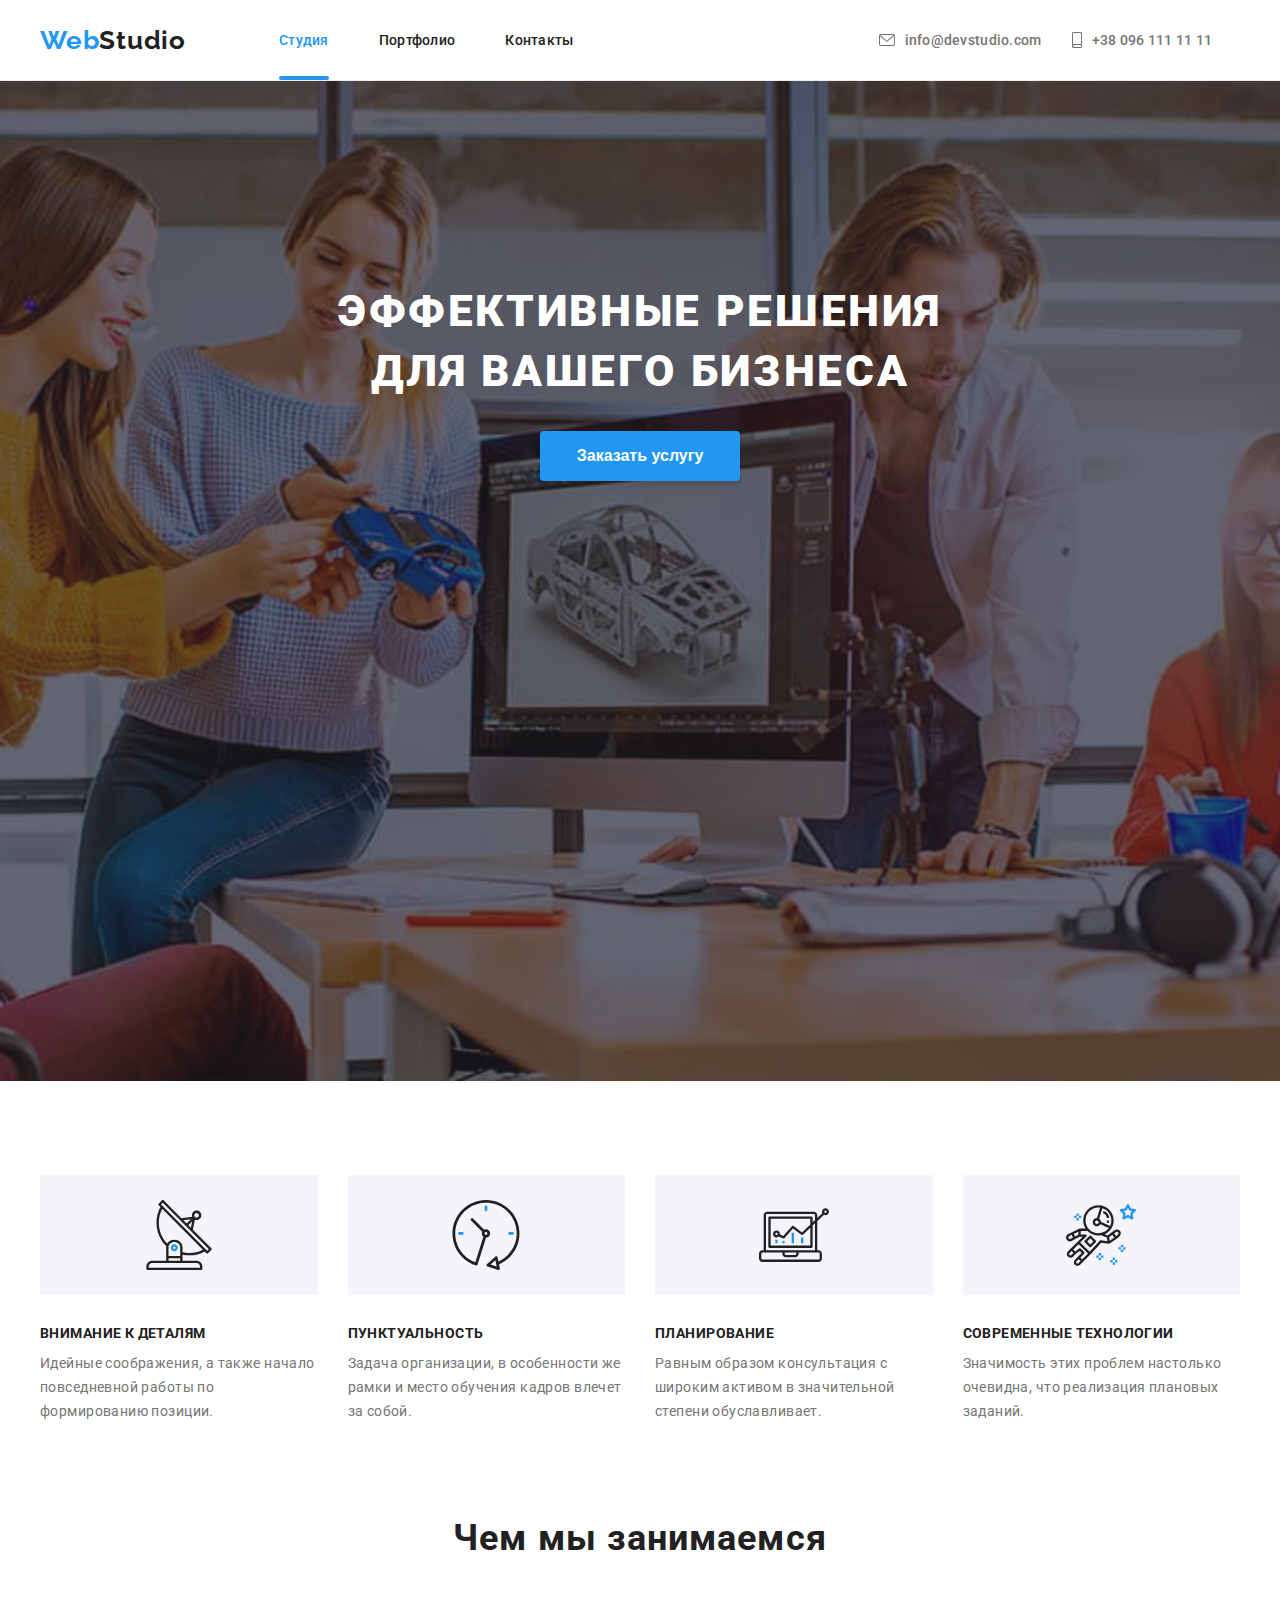
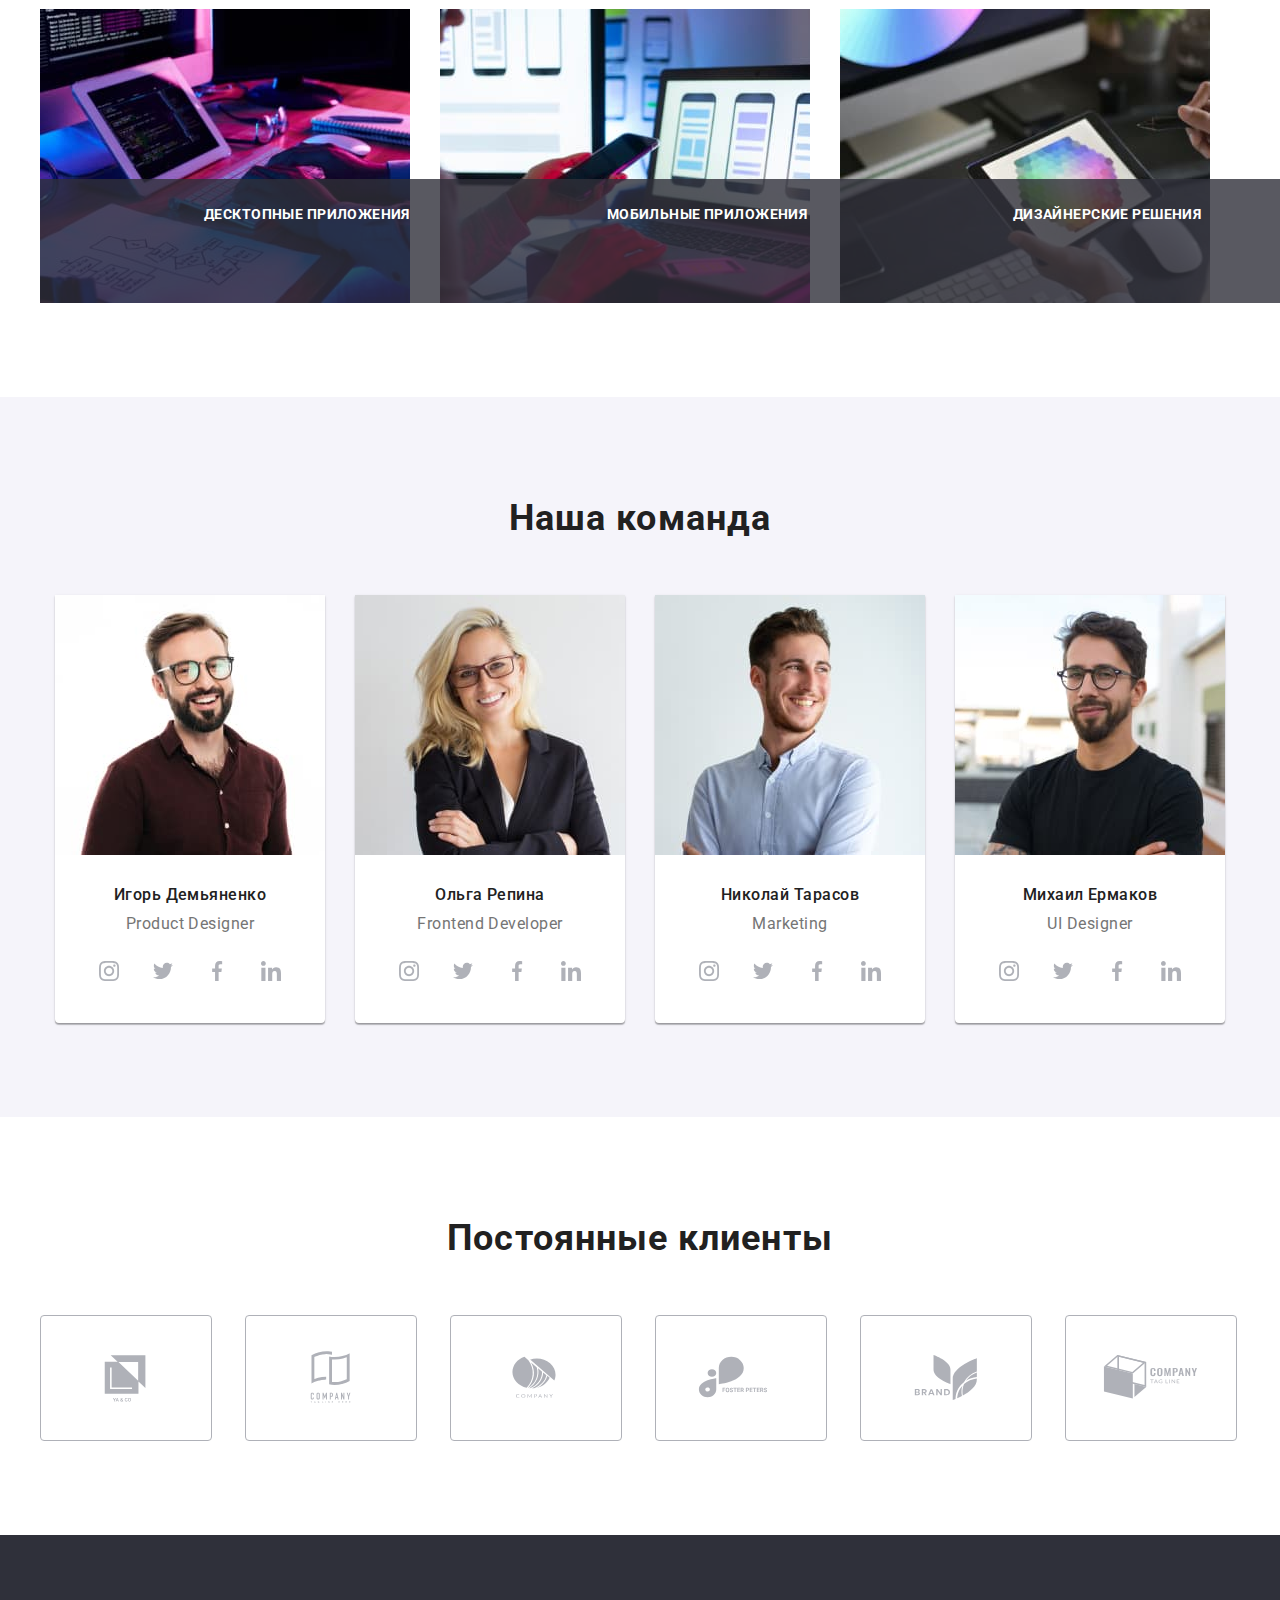
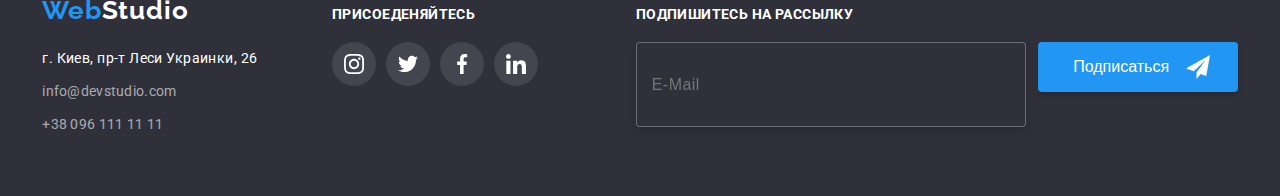
<file: index.html>
<!DOCTYPE html>
<html lang="ru">

<head>
    <meta charset="UTF-8">
    <meta http-equiv="X-UA-Compatible" content="IE=edge">
    <meta name="viewport" content="width=device-width, initial-scale=1.0">
    <link rel="preconnect" href="https://fonts.googleapis.com">
    <link rel="preconnect" href="https://fonts.gstatic.com" crossorigin>
    <link
        href="https://fonts.googleapis.com/css2?family=Raleway:wght@700&family=Roboto:wght@400;500;700;900&display=swap"
        rel="stylesheet">
    <link rel="stylesheet" href="https://cdnjs.cloudflare.com/ajax/libs/modern-normalize/1.1.0/modern-normalize.min.css"
        integrity="sha512-wpPYUAdjBVSE4KJnH1VR1HeZfpl1ub8YT/NKx4PuQ5NmX2tKuGu6U/JRp5y+Y8XG2tV+wKQpNHVUX03MfMFn9Q=="
        crossorigin="anonymous" referrerpolicy="no-referrer" />
    <link rel="stylesheet" href="./css/main.min.css">
    <title>Web Studio</title>
</head>

<body>
    <!-- Шапка -->
    <header class="page-header">
        <div class="container container--page-header">
            <a class="logo" href="./index.html"><span class="logo logo--header">Web</span>Studio</a>
            <button type="button"
            aria-expanded="false"
             class="menu-button " 
             data-menu-button >
                <svg width="40" height="40"  aria-label="Кнопка мобильного меню">
                    
                    <use class="menu-button__menu" href="./images/svg-sprites.svg#icon-menu"></use>
                    <use class="menu-button__cross" href="./images/svg-sprites.svg#close-black"></use>
                </svg>
            </button>
            
            <nav class="main-nav">
                <ul class="navigation">
                    <li class="navigation__item"> <a class="navigation__link navigation__link--current" href="./index.html">Студия</a>
                    </li>
                    <li class="navigation__item"> <a class="navigation__link" href="./portfolio.html">Портфолио</a></li>
                    <li class="navigation__item"> <a class="navigation__link" href="">Контакты</a></li>
                </ul>
                
                <div class=contacts>
                    <a class="contacts__link contacts__link--right-indent" href="mailto:info@devstudio.com">
                        <svg class="contacts__icon">
                            <use href="./images/svg-sprites.svg#envelope"></use>
                        </svg><span class="contacts__text--mobile">info@devstudio.com</span>
                    </a>
                    <a class="contacts__link" href="tel:+380961111111">
                        <svg class="contacts__icon--phone" width="10" height="16">
                            <use href="./images/svg-sprites.svg#smartphone"></use>
                        </svg>+38 096 111 11 11</a>
                </div>
            </nav>
            <nav>
                <div class="mobile-menu"  aria-expanded="false"   data-menu>
                    <div class="mob-menu--container container">
                   <ul class="mobile-menu__navigation">
                    <li class="mobile-menu__item"> <a class="mobile-menu__link mobile-menu__link--current" href="./index.html">Студия</a></li>
                    <li class="mobile-menu__item"> <a class="mobile-menu__link" href="./portfolio.html">Портфолио</a></li>
                    <li class="mobile-menu__item"> <a class="mobile-menu__link" href="">Контакты</a></li>
                </ul>
           <div class="mobile-menu--bottom">
            <div class=moblie-contacts>
             
                <a class="moblie-contacts__link moblie-contacts__link--bluecolor" href="tel:+380961111111">
                    <svg class="moblie-contacts__icon" width="10" height="16">
                        <use href="./images/svg-sprites.svg#smartphone"></use>
                    </svg>+38 096 111 11 11</a>
                <a class="moblie-contacts__link moblie-contacts__link--right-indent" href="mailto:info@devstudio.com">
                    <svg class="moblie-contacts__icon" width="16" height="12">
                        <use href="./images/svg-sprites.svg#envelope"></use>
                    </svg><span class="moblie-contacts__text">info@devstudio.com</span>
                </a>
                
                     </div>
                     <div class="mobile-social">
                        <a class="mobile-social__link" href="">Instagram</a>
                        <a class="mobile-social__link" href="">Twitter</a>
                        <a class="mobile-social__link" href="">Facebook</a>
                        <a class="mobile-social__link" href="">LinkedIn</a>
                     </div>
                     </div>
                    </div>
                    </div>
                    </nav>

            </div>
        </div>
    </header>

    <main>

        <!-- Герой-->
        
        <section class="hero">
            <div class="container">
                <h1 class="hero__title">Эффективные решения для вашего бизнеса</h1>
                <button class="hero__btn" data-modal-open type="button">Заказать услугу</button>
            </div>
        </section>

        
        <!--Приемущества-->
        <section class="features">
            <div class="container">
                <h2 class="features__title--hidden">Наши Преимущества</h2>
                <!--Заголовок скрыт-->
                <ul class="thumbnail">
                    <li class="thumbnail__item">
                        <div class="thumbnail__icon">
                            <svg  width="70" height="70">
                                <use href="./images/svg-sprites.svg#antenna"></use>
                            </svg>
                        </div>
                        <h4 class="thumbnail__title"> Внимание к деталям</h4>
                        <p class="thumbnail__text"> Идейные соображения, а также начало повседневной работы по
                            формированию позиции.</p>
                    </li>
                    <li class="thumbnail__item">
                        <div class="thumbnail__icon">
                            <svg  width="70" height="70">
                                <use href="./images/svg-sprites.svg#clock"></use>
                            </svg>
                        </div>
                        <h4 class=thumbnail__title>Пунктуальность</h4>
                        <p class="thumbnail__text"> Задача организации, в особенности же рамки и место обучения кадров
                            влечет за собой.</p>
                    </li>
                    <li class="thumbnail__item">
                        <div class="thumbnail__icon">
                            <svg  width="70" height="70">
                                <use href="./images/svg-sprites.svg#diagram"></use>
                            </svg>
                        </div>
                        <h4 class=thumbnail__title>Планирование</h4>
                        <p class="thumbnail__text"> Равным образом консультация с широким активом в значительной степени
                            обуславливает.</p>
                    </li>
                    <li class="thumbnail__item">
                        <div class="thumbnail__icon">
                            <svg  width="70" height="70">
                                <use href="./images/svg-sprites.svg#astronaut"></use>
                            </svg>
                        </div>
                        <h4 class=thumbnail__title>Современные технологии</h4>
                        <p class="thumbnail__text"> Значимость этих проблем настолько очевидна, что реализация плановых
                            заданий.</p>
                    </li>
                </ul>
            </div>
        </section>

        <!--Чем мы занимаемся-->
        <section class="about">
            <div class="container">
                <h2 class="about__title">Чем мы занимаемся</h2>
                <ul class="img-set">
                    <li class="img-set__item">
                        <div class="img-set__thumb">
                            <img srcset="./images/desk-notebook.jpg 1x,
                                          ./images/desk-notebook@2x.jpg 2x"
                            src="./images/desk-notebook.jpg" alt="Планшет на столе" width="370">
                        <p class="img-set__desc">Десктопные приложения</p>
                        </div>
                    </li>
                 <li class="img-set__item">
                            <div class="img-set__thumb"><img 
                                srcset="./images/desk-analis.jpg 1x,
                                          ./images/desk-analis@2x.jpg 2x"
                                src="./images/desk-analis.jpg" alt="Айфон на фоне ноутбука" width="370">
                            <p class="img-set__desc">Мобильные приложения</p>
                            </div>
                        </li>
                    <li class="img-set__item">
                            <div class="img-set__thumb">
                                <img srcset="./images/desk-paliter.jpg 1x,
                                          ./images/desk-paliter@2x.jpg 2x"
                                
                                src="./images/desk-paliter.jpg" alt="Планшет с палитрой цветов" width="370">
                            <p class="img-set__desc">Дизайнерские решения</p></div>
                        </li>
                </ul>
            </div>
        </section>

        <!-- Наша команда -->
        <section class="team">
            <div class="container">
                <h2 class="team__title">Наша команда</h2>
                <ul class="card-list">
                    <li class="card-list__item">
                        <picture>
                            <source srcset="./images/desk-teamcard1.jpg 1x, ./images/desk-teamcard1@2x.jpg 2x" media="(min-width: 1200px)"
                                 />
                            <source srcset="./images/tab-teamcard1.jpg 1x, ./images/tab-teamcard1@2x.jpg 2x" media="(min-width: 768px) "  />
                            
                        
                        <source srcset="./images/mteamcard1.jpg 1x, ./images/mteamcard1@2x.jpg 2x" media="(max-width: 767px)"  />
                        <img  
                        class="card__img" src="./images/desk-teamcard1.jpg"  alt="Мужчина в красной рубашке">
                    </picture>
                        <div class="card-list__text">
                            <h3 class="card-list__meta">Игорь Демьяненко</h3>
                            <p class="card-list__desc">Product Designer</p>
                            <ul class="social-site">
                                <li class="social-site__item">
                                    <a class="social-site__link" href="./" aria-label="Insagram">
                                        <svg class="social-site__icon" width="20" height="20">
                                            <use href="./images/svg-sprites.svg#instagram"></use>
                                        </svg>
                                    </a>
                                </li>
                                <li class="social-site__item">
                                    <a class="social-site__link" href="" aria-label="Twitter">
                                        <svg class="social-site__icon" width="20" height="20">
                                            <use href="./images/svg-sprites.svg#twitter"></use>
                                        </svg>
                                    </a>
                                </li>
                                <li class="social-site__item">
                                    <a class="social-site__link" href="" aria-label="Facebook">
                                        <svg class="social-site__icon" width="20" height="20">
                                            <use href="./images/svg-sprites.svg#facebook"></use>
                                        </svg>
                                    </a>
                                </li>
                                <li class="social-site__item">
                                    <a class="social-site__link" href="" aria-label="LinkedIn">
                                        <svg class="social-site__icon" width="20" height="20">
                                            <use href="./images/svg-sprites.svg#linkedin"></use>
                                        </svg>
                                    </a>
                                </li>
                            </ul>



                        </div>
                    </li>
                    <li class="card-list__item">
                        <picture>
                        <source srcset="./images/desk-teamcard2.jpg 1x, ./images/desk-teamcard2@2x.jpg 2x" media="(min-width: 1200px)" type=>
                            <source srcset="./images/tab-teamcard2.jpg 1x, ./images/tab-teamcard2@2x.jpg 2x"
                                media="(min-width: 768px) and (max-width:1199px)">
                           <source srcset="./images/mteamcard2.jpg 1x, ./images/mteamcard2@2x.jpg 2x" media="(max-width: 767px)">
                        <img  class="card__img"
                            src="./images/desk-teamcard2.jpg" alt="Девушка блондинка в пиджаке">
                    </picture>
                        <div class="card-list__text">
                            <h3 class="card-list__meta">Ольга Репина</h3>
                            <p class="card-list__desc">Frontend Developer</p>
                            <ul class="social-site">
                                <li class="social-site__item">
                                    <a class="social-site__link" href="" aria-label="Insagram">
                                        <svg class="social-site__icon" width="20" height="20">
                                            <use href="./images/svg-sprites.svg#instagram"></use>
                                        </svg>
                                    </a>
                                </li>
                                <li class="social-site__item">
                                    <a class="social-site__link" href="" aria-label="Twitter">
                                        <svg class="social-site__icon" width="20" height="20">
                                            <use href="./images/svg-sprites.svg#twitter"></use>
                                        </svg>
                                    </a>
                                </li>
                                <li class="social-site__item">
                                    <a class="social-site__link" href="" aria-label="Facebook">
                                        <svg class="social-site__icon" width="20" height="20">
                                            <use href="./images/svg-sprites.svg#facebook"></use>
                                        </svg>
                                    </a>
                                </li>
                                <li class="social-site__item">
                                    <a class="social-site__link" href="" aria-label="LinkedIn">
                                        <svg class="social-site__icon" width="20" height="20">
                                            <use href="./images/svg-sprites.svg#linkedin"></use>
                                        </svg>
                                    </a>
                                </li>
                            </ul>
                        </div>
                    </li>
                    <li class="card-list__item">
                        <picture>
                            <source srcset="./images/desk-teamcard3.jpg 1x, ./images/desk-teamcard3@2x.jpg 2x" media="(min-width: 1200px)">
                            
                            <source srcset="./images/tab-teamcard3.jpg 1x, ./images/tab-teamcard3@2x.jpg 2x"
                                media="(min-width: 768px) and (max-width:1199px)" >
                                <source srcset="./images/mteamcard3.jpg 1x, ./images/mteamcard3@2x.jpg 2x" media="(max-width: 767px)">
                           
                        
                        <img  class="card__img"
                            src="./images/desk-teamcard3.jpg" alt="Мужчина в белой рубашке" >
                    </picture>
                        <div class="card-list__text">
                            <h3 class="card-list__meta">Николай Тарасов</h3>
                            <p class="card-list__desc">Marketing</p>
                            <ul class="social-site">
                                <li class="social-site__item">
                                    <a class="social-site__link" href="" aria-label="Insagram">
                                        <svg class="social-site__icon" width="20" height="20">
                                            <use href="./images/svg-sprites.svg#instagram"></use>
                                        </svg>
                                    </a>
                                </li>
                                <li class="social-site__item">
                                    <a class="social-site__link" href="" aria-label="Twitter">
                                        <svg class="social-site__icon" width="20" height="20">
                                            <use href="./images/svg-sprites.svg#twitter"></use>
                                        </svg>
                                    </a>
                                </li>
                                <li class="social-site__item">
                                    <a class="social-site__link" href="" aria-label="Facebook">
                                        <svg class="social-site__icon" width="20" height="20">
                                            <use href="./images/svg-sprites.svg#facebook"></use>
                                        </svg>
                                    </a>
                                </li>
                                <li class="social-site__item">
                                    <a class="social-site__link" href="" aria-label="LinkedIn">
                                        <svg class="social-site__icon" width="20" height="20">
                                            <use href="./images/svg-sprites.svg#linkedin"></use>
                                        </svg>
                                    </a>
                                </li>
                            </ul>
                        </div>
                    </li>
                    <li class="card-list__item">
                        <picture> 
                            <source srcset="./images/desk-teamcard4.jpg 1x, ./images/desk-teamcard4@2x.jpg 2x" media="(min-width: 1200px)">
                            <source srcset="./images/tab-teamcard4.jpg 1x, ./images/tab-teamcard4@2x.jpg 2x"
                                media="(min-width: 768px) and (max-width:1199px)">
                            <source srcset="./images/mteamcard4.jpg 1x, ./images/mteamcard4@2x.jpg 2x" media="(max-width: 767px)">
                            
                        
                        <img  class="card__img"
                            src="./images/desk-teamcard4.jpg" alt="Мужчина в черной футболке" >
                    </picture>
                        <div class="card-list__text">
                            <h3 class="card-list__meta">Михаил Ермаков</h3>
                            <p class="card-list__desc">UI Designer</p>
                            <ul class="social-site">
                                <li class="social-site__item">
                                    <a class="social-site__link" href="" aria-label="Insagram">
                                        <svg class="social-site__icon" width="20" height="20">
                                            <use href="./images/svg-sprites.svg#instagram"></use>
                                        </svg>
                                    </a>
                                </li>
                                <li class="social-site__item">
                                    <a class="social-site__link" href="" aria-label="Twitter">
                                        <svg class="social-site__icon" width="20" height="20">
                                            <use href="./images/svg-sprites.svg#twitter"></use>
                                        </svg>
                                    </a>
                                </li>
                                <li class="social-site__item">
                                    <a class="social-site__link" href="" aria-label="Facebook">
                                        <svg class="social-site__icon" width="20" height="20">
                                            <use href="./images/svg-sprites.svg#facebook"></use>
                                        </svg>
                                    </a>
                                </li>
                                <li class="social-site__item">
                                    <a class="social-site__link" href="" aria-label="LinkedIn">
                                        <svg class="social-site__icon" width="20" height="20">
                                            <use href="./images/svg-sprites.svg#linkedin"></use>
                                        </svg>
                                    </a>
                                </li>
                            </ul>
                        </div>
                    </li>
                </ul>
            </div>
        </section>

        <section class="clients">
            <div class="container">
                <h3 class="clients__title">Постоянные клиенты </h3>
                <ul class="icon-box">
                    <li class="icon-box__item">
                        <div class="icon-box__logo">
                            <a class="icon-box__link" href="" aria-label="Логотип партнера">
                                <svg class="icon-box__icon" width="106" height="60">
                                    <use href="./images/svg-sprites.svg#yaco"></use>
                                </svg>
                            </a>
                        </div>
                    </li>
                    <li class="icon-box__item">
                        <a class="icon-box__link" href="" aria-label="Логотип партнера">
                            <svg class="icon-box__icon" width="106" height="60">
                                <use href="./images/svg-sprites.svg#companyblock"></use>
                            </svg>
                        </a>

                    </li>
                    <li class="icon-box__item">

                        <a class="icon-box__link" href="" aria-label="Логотип партнера">
                            <svg class="icon-box__icon" width="106" height="60">
                                <use href="./images/svg-sprites.svg#companyball"></use>
                            </svg>
                        </a>

                    </li>
                    <li class="icon-box__item">

                        <a class="icon-box__link" href="" aria-label="Логотип партнера">
                            <svg class="icon-box__icon" width="106" height="60">
                                <use href="./images/svg-sprites.svg#foster"></use>
                            </svg>
                        </a>

                    </li>
                    <li class="icon-box__item">

                        <a class="icon-box__link" href="" aria-label="Логотип партнера">
                            <svg class="icon-box__icon" width="106" height="60">
                                <use href="./images/svg-sprites.svg#brand"></use>
                            </svg>
                        </a>

                    </li>
                    <li class="icon-box__item">

                        <a class="icon-box__link" href="" aria-label="Логотип партнера">
                            <svg class="icon-box__icon" width="106" height="60">
                                <use href="./images/svg-sprites.svg#tagline"></use>
                            </svg>
                        </a>

                    </li>

                </ul>
            </div>
        </section>
    </main>
    <!-- Футер -->

    <footer class="footer ">
       <div class="container container-footer">
            <div class="contacts-block">
                <a class="logo logo--footer" href="./index.html"><span class="logo logo--inverse">Web</span>Studio</a>
                <address class="adress">
                    <p class="adress__text"> г. Киев, пр-т Леси Украинки, 26</p>
                    <a class="adress__link" href="mailto:info@devstudio.com">info@devstudio.com</a>
                    <a class="adress__link" href="tel:+380961111111">+38 096 111 11 11</a>
                </address>
            </div>
            <div class="join-block">
                <p class="join-block__title">ПРИСОЕДЕНЯЙТЕСЬ</p>
                    <ul class="social-site social-site--cleanmargin">
                    <li class="social-site__item">
                        <a class="social-site__link social-site__link--graybcg" href="" aria-label="Insagram">
                            <svg class="social-site__icon" width="20" height="20">
                                <use href="./images/svg-sprites.svg#instagram"></use>
                            </svg>
                        </a>
                    </li>
                    <li class="social-site__item">
                        <a class="social-site__link social-site__link social-site__link--graybcg" href="" aria-label="Twitter">
                            <svg class="social-site__icon" width="20" height="20">
                                <use href="./images/svg-sprites.svg#twitter"></use>
                            </svg>
                        </a>
                    </li>
                    <li class="social-site__item">
                        <a class="social-site__link social-site__link social-site__link--graybcg" href="" aria-label="Facebook">
                            <svg class="social-site__icon" width="20" height="20">
                                <use href="./images/svg-sprites.svg#facebook"></use>
                            </svg>
                        </a>
                    </li>
                    <li class="social-site__item">
                        <a class="social-site__link social-site__link social-site__link--graybcg" href="" aria-label="LinkedIn">
                            <svg class="social-site__icon" width="20" height="20">
                                <use href="./images/svg-sprites.svg#linkedin"></use>
                            </svg>
                        </a>
                    </li>
                </ul>
            </div>
              <div class="subcribe-block">
            <p class="subcribe-block__title">Подпишитесь на рассылку</p>
              <form class="subcribe-form" >
                  <input type="email" name="subscribe-email" class="subscribe-form__email" placeholder="E-Mail" autocomplete="off">
                    <button class="send-btn " type="submit">
                        <span class="send-btn__text">Подписаться</span><svg class="send-btn__icon" width="24" height="24">
                        <use href="./images/svg-sprites.svg#icon-send"></use>
                    </svg></button>
                 </form>
            
</div>

        
</div>
    </footer>

    <div class="backdrop backdrop--is-hidden" data-modal>
        <div class="modal">
            <button class="modal__button" aria-label="Закрыть окно" data-modal-close>
                <svg class="modal__icon" height="18" width="18">
                    <use href="./images/svg-sprites.svg#close-black"></use>
                </svg>
            </button>
    
            <h2 class="callback-title">Оставьте свои данные, мы вам перезвоним</h2>
    
            <form class="form" name="modal-form" autocomplete="off">
    
                <label class="form__label">
                    <input class="form__input" type="text" name="username" placeholder=" ">
                    <span class="form__text">Имя</span>
                    <svg class="form__icon" width="18" height="18">
                        <use href="images/svg-sprites.svg#person-black"></use>
                    </svg>
    
                </label>
    
                <label class="form__label">
    
                    <input type="tel" class="form__input" name="phone" placeholder=" ">
                    <span class="form__text">Телефон</span>
                    <svg class="form__icon" width="18" height="18">
                        <use href="images/svg-sprites.svg#phone-black"></use>
                    </svg>
    
                </label>
    
                <label class="form__label">
    
                    <input type="email" class="form__input" name="email" placeholder=" ">
                    <span class="form__text">Почта</span>
                    <svg class="form__icon" width="18" height="18">
                        <use href="images/svg-sprites.svg#email-black"></use>
                    </svg>
    
                </label>
                <label class="form__label">
    
                    <textarea name="comments" class="form__input form__input--comments" rows="10" placeholder="Введите текст"></textarea>
                    <span class="form__text--comments">Коментарий</span>
                </label>
            </form>
            <form >
                <label class="checkbox">
                    <input type="checkbox" name="license" value="agree" class="checkbox__input ">
                    <span class="checkbox__icon"> </span>
                    <span class="checkbox__text">Соглашаюсь с рассылкой и принимаю <a class="checkbox__link" href="">Условия договора</a> </span>
                </label>
            </form>
            <button class="submit-btn " type="submit" value="submit">Отправить</button>
        </div>
    </div>

    <script src="./js/modal.js"></script>
    <script src="./js/mobile-menu-btn.js"></script>
    
</body>

</html>
</file>
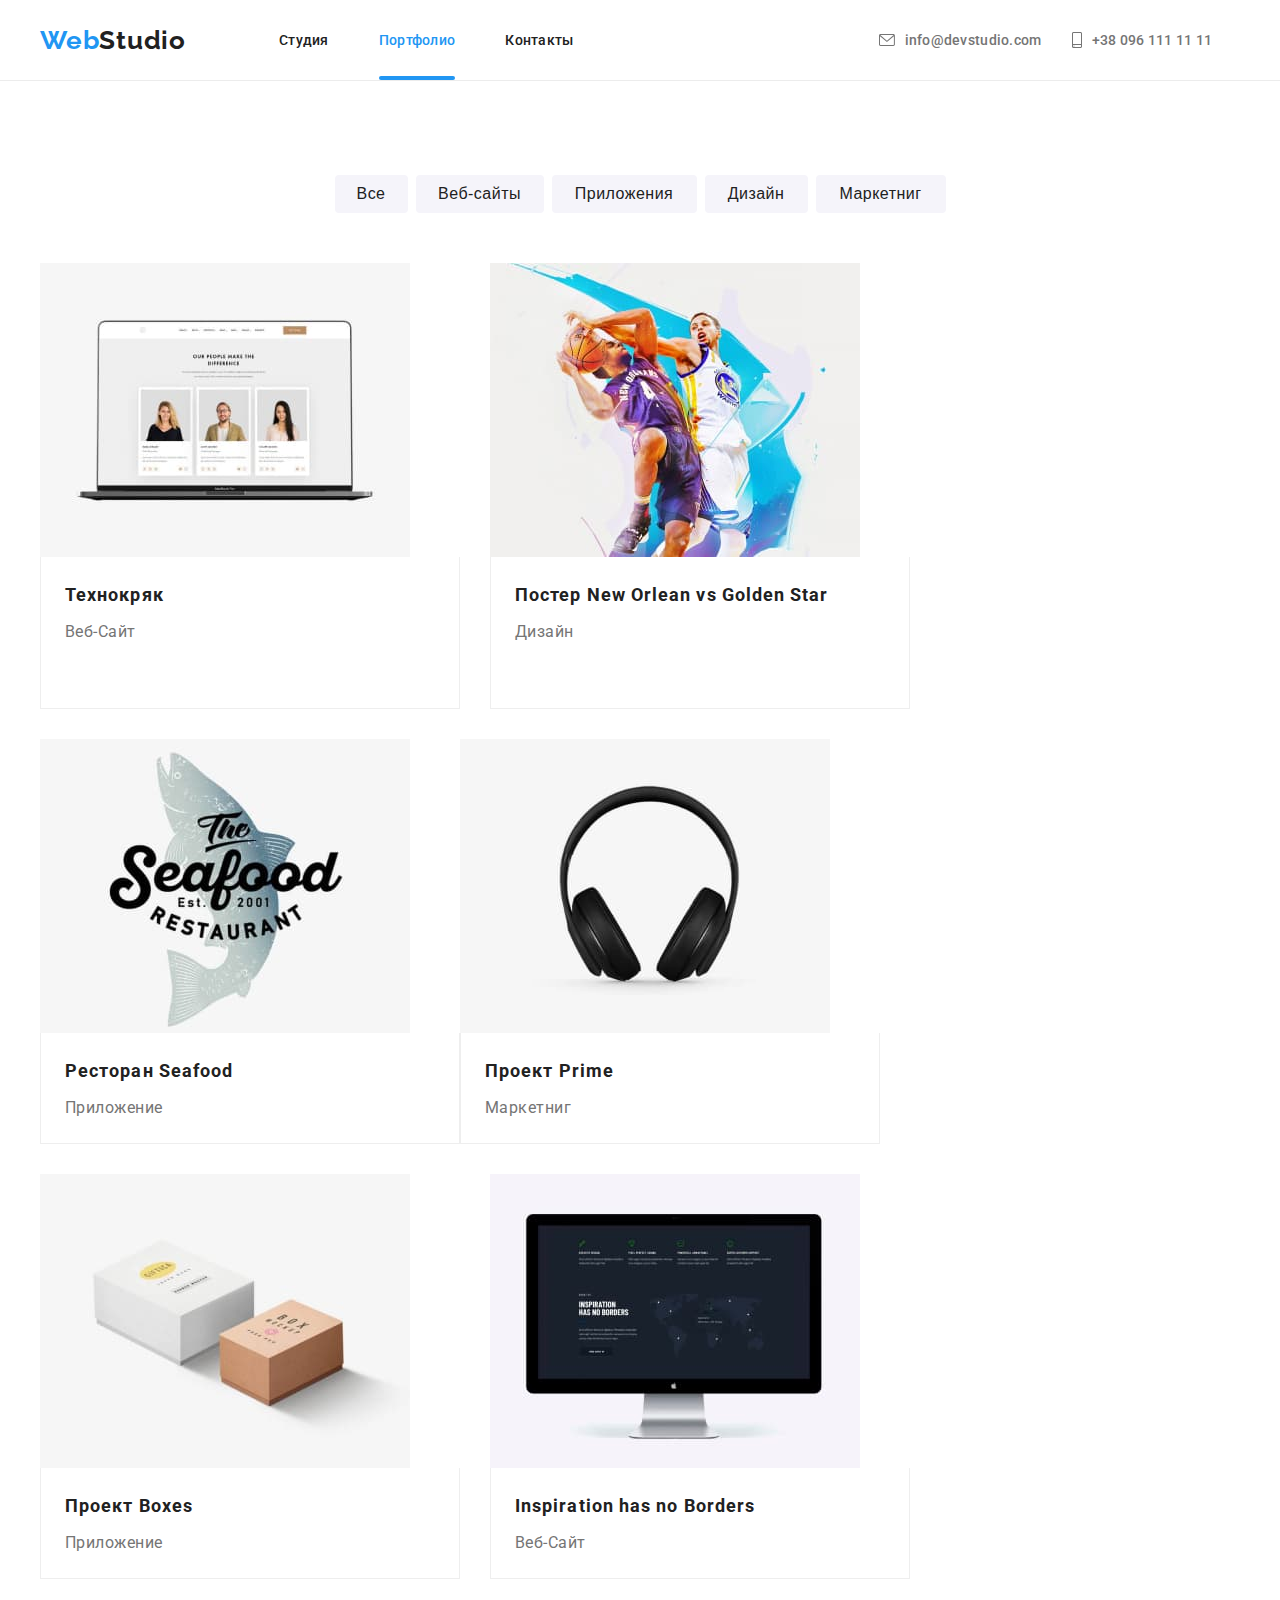
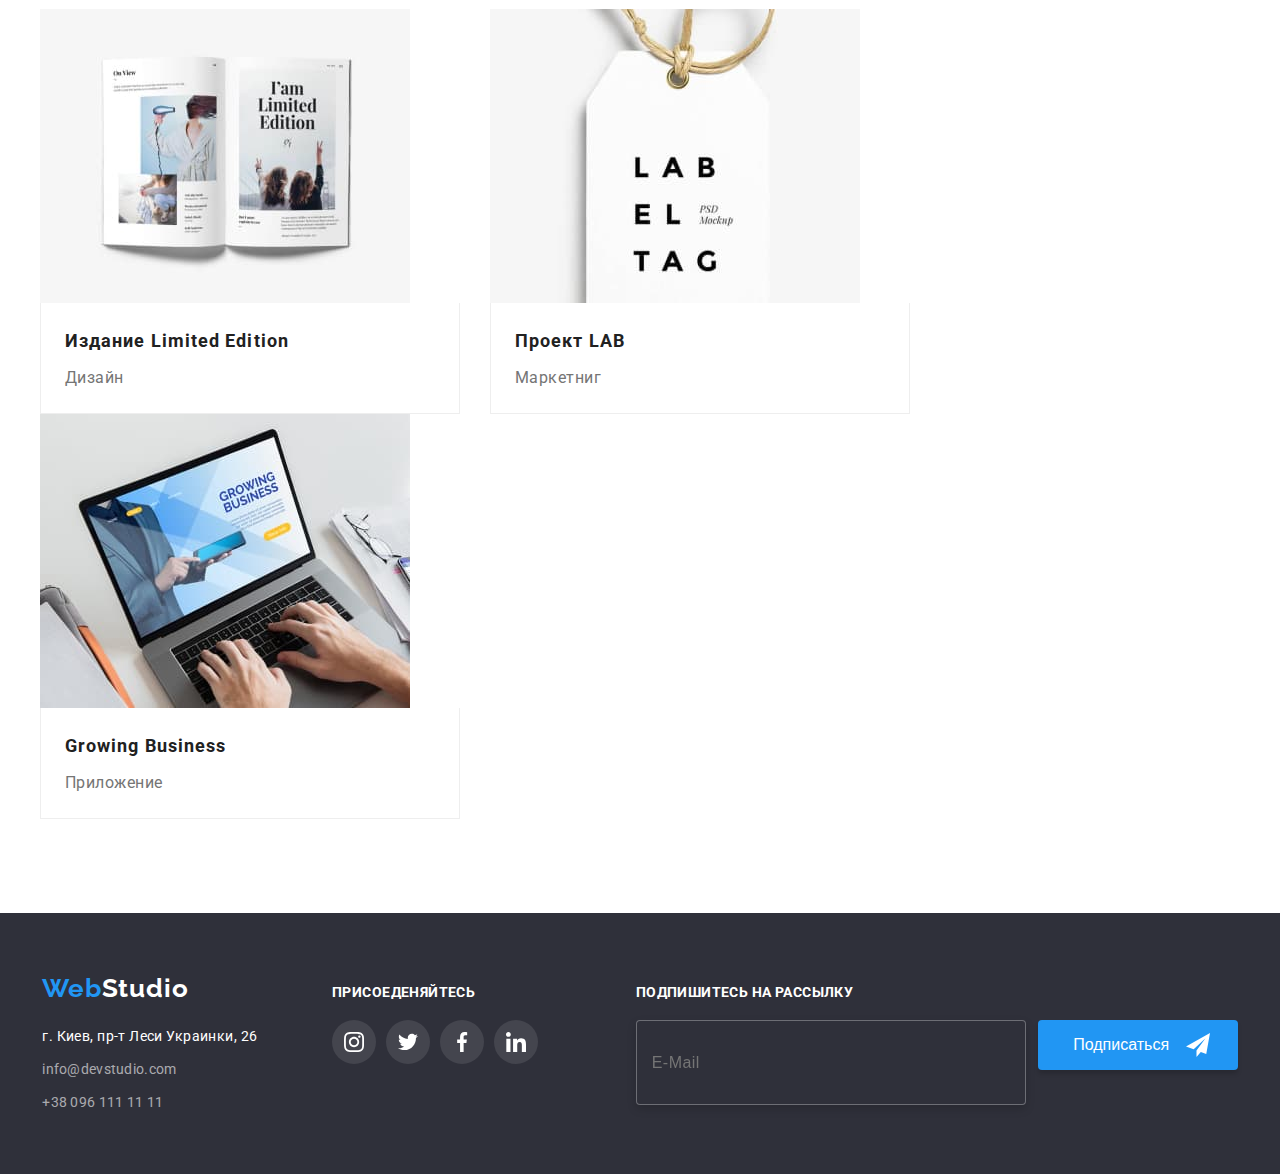
<file: portfolio.html>
<!DOCTYPE html>
<html lang="ru">

<head>
    <meta charset="UTF-8">
    <meta http-equiv="X-UA-Compatible" content="IE=edge">
    <meta name="viewport" content="width=device-width, initial-scale=1.0">
    <link rel="preconnect" href="https://fonts.googleapis.com">
    <link rel="preconnect" href="https://fonts.gstatic.com" crossorigin>
    <link
        href="https://fonts.googleapis.com/css2?family=Raleway:wght@700&family=Roboto:wght@400;500;700;900&display=swap"
        rel="stylesheet">
        <link rel="stylesheet" href="https://cdnjs.cloudflare.com/ajax/libs/modern-normalize/1.1.0/modern-normalize.min.css"
            integrity="sha512-wpPYUAdjBVSE4KJnH1VR1HeZfpl1ub8YT/NKx4PuQ5NmX2tKuGu6U/JRp5y+Y8XG2tV+wKQpNHVUX03MfMFn9Q=="
            crossorigin="anonymous" referrerpolicy="no-referrer" />
    <link rel="stylesheet" href="./css/main.min.css">
    <title>Portfolio</title>
</head>

<body>
    <!-- Шапка  Портфолио-->
<header class="page-header">
    <div class="container container--page-header">
        <a class="logo" href="./index.html"><span class="logo logo--header">Web</span>Studio</a>
        <button type="button" aria-expanded="false" class="menu-button " data-menu-button>
            <svg width="40" height="40" aria-label="Кнопка мобильного меню">

                <use class="menu-button__menu" href="./images/svg-sprites.svg#icon-menu"></use>
                <use class="menu-button__cross" href="./images/svg-sprites.svg#close-black"></use>
            </svg>
        </button>

        <nav class="main-nav">
            <ul class="navigation">
                <li class="navigation__item"> <a class="navigation__link "
                        href="./index.html">Студия</a>
                </li>
                <li class="navigation__item"> <a class="navigation__link navigation__link--current" href="./portfolio.html">Портфолио</a></li>
                <li class="navigation__item"> <a class="navigation__link" href="">Контакты</a></li>
            </ul>

            <div class=contacts>
                <a class="contacts__link contacts__link--right-indent" href="mailto:info@devstudio.com">
                    <svg class="contacts__icon">
                        <use href="./images/svg-sprites.svg#envelope"></use>
                    </svg><span class="contacts__text--mobile">info@devstudio.com</span>
                </a>
                <a class="contacts__link" href="tel:+380961111111">
                    <svg class="contacts__icon--phone" width="10" height="16">
                        <use href="./images/svg-sprites.svg#smartphone"></use>
                    </svg>+38 096 111 11 11</a>
            </div>
        </nav>
        <nav>
            <div class="mobile-menu" aria-expanded="false" data-menu>
                <ul class="mobile-menu__navigation">
                    <li class="mobile-menu__item"> <a class="mobile-menu__link"
                            href="./index.html">Студия</a></li>
                    <li class="mobile-menu__item"> <a class="mobile-menu__link mobile-menu__link--current" href="./portfolio.html">Портфолио</a>
                    </li>
                    <li class="mobile-menu__item"> <a class="mobile-menu__link" href="">Контакты</a></li>
                </ul>

                <div class=moblie-contacts>
                    <a class="moblie-contacts__link moblie-contacts__link--right-indent"
                        href="mailto:info@devstudio.com">
                        <svg class="moblie-contacts__icon" width="16" height="12">
                            <use href="./images/svg-sprites.svg#envelope"></use>
                        </svg><span class="moblie-contacts__text">info@devstudio.com</span>
                    </a>
                    <a class="moblie-contacts__link moblie-contacts__link--bluecolor" href="tel:+380961111111">
                        <svg class="moblie-contacts__icon" width="10" height="16">
                            <use href="./images/svg-sprites.svg#smartphone"></use>
                        </svg>+38 096 111 11 11</a>
                </div>
                <div class="mobile-social">
                    <a class="mobile-social__link" href="">Instagram</a>
                    <a class="mobile-social__link" href="">Twitter</a>
                    <a class="mobile-social__link" href="">Facebook</a>
                    <a class="mobile-social__link" href="">LinkedIn</a>

                </div>
            </div>
        </nav>

    </div>
    </div>
</header>

    <!--Мейн-->
    <main>

        <!--Кнопки фильтра-->
        <section class="projects">
            <div class="container">
            <h1 class="projects__title-hidden">Проекты</h1>
            <!--Заголовок скрыт-->
            <ul class="filter">
                <li class="filter__item">
                    <button class="filter__btn filter__btn--all"  data-filter="all" type="button">Все</button>
                </li>
                <li class="filter__item">
                    <button class="filter__btn filter__btn--websites" data-filter="websites" type="button">Веб-сайты</button>
                </li>
                <li class="filter__item">
                    <button class="filter__btn filter__btn--apps" type="button" data-filter="apps">Приложения</button>
                </li>
                <li class="filter__item">
                    <button class="filter__btn filter__btn--desing" type="button" data-filter="desing">Дизайн</button>
                </li>
                <li class="filter__item">
                    <button class="filter__btn filter__btn--marketing" type="button" data-filter="marketing">Маркетниг</button>
                </li>
                </ul>
       
            <ul class="products">
                <li class="products__item websites " >
                    <a class="products__link" href="">
                       <div class="overlay"> 
                        <picture>
                            <source srcset="./images/technopig-desk.jpg 1x, ./images/technopig-desk.jpg @2x.jpg 2x" media="(min-width: 1200px)">
                        
                            <source srcset="./images/technopig-tablet.jpg  1x, ./images/technopig-tablet@2x.jpg 2x"
                                media="(min-width: 768px) and (max-width:1199px)">
                            <source srcset="./images/technopig-mobile.jpg 1x, ./images/technopig-mobile@2x.jpg 2x" media="(max-width: 767px)">
                           <img src="./images/technopig-desk.jpg" alt="Ноутбук" />
                        </picture>
                        <p class="overlay__text">Технокряк это современная площадка распространения коронавируса. Компании используют эту платформу для цифрового
                        шпионажа и атак на защищённые сервера конкурентов.</p>
                        </div>
                
                    <div class="products__content products__content--bigsize"><h3 class="products__title">Технокряк</h3>
                        <p class="products__meta">Веб-Сайт</p></div>
                    </a>
                </li>
                <li class="products__item desing">
                    <a class="products__link" href="">
                        <div class="overlay">
                            <picture>
                            <source srcset="./images/nba-desk.jpg 1x, ./images/nba-desk.jpg @2x.jpg 2x" media="(min-width: 1200px)">
                            
                            <source srcset="./images/nba-tablet.jpg  1x, ./images/nba-tablet@2x.jpg 2x"
                                media="(min-width: 768px) and (max-width:1199px)">
                            <source srcset="./images/nba-mobile.jpg 1x, ./images/nba-mobile@2x.jpg 2x" media="(max-width: 767px)">
                            <img src="./images/nba-desk.jpg" alt="Постер-баскетболисты" >
                            </picture>
                           <p class="overlay__text"> Технокряк это современная площадка распространения коронавируса. Компании используют эту платформу для цифрового
                        шпионажа и атак на защищённые сервера конкурентов.</p> </div>
                       
                        <div class="products__content products__content--bigsize">
                        <h3 class="products__title">Постер New Orlean vs Golden Star</h3>
                        <p class="products__meta">Дизайн</p>
                    </div>
                    </a>
                </li>
                <li class="products__item">
                    <a class="products__link" href="">
                        <div class="overlay">
                            <picture>
                                <source srcset="./images/seafood-desk.jpg 1x, ./images/seafood-desk.jpg @2x.jpg 2x" media="(min-width: 1200px)">
                            
                                <source srcset="./images/seafood-tablet.jpg  1x, ./images/seafood-tablet@2x.jpg 2x"
                                    media="(min-width: 768px) and (max-width:1199px)">
                                <source srcset="./images/seafood-mobile.jpg 1x, ./images/seafood-mobile@2x.jpg 2x" media="(max-width: 767px)">
                            <img src="./images/seafood-desk.jpg" alt="Логотип ресторана Seafood"
                            > </picture>
                            <p class="overlay__text">
                                Технокряк это современная площадка распространения коронавируса. Компании используют эту платформу для цифрового
                                шпионажа и атак на защищённые сервера конкурентов.
                            </p></div>
                        <div class="products__content">
                            <h3 class="products__title">Ресторан Seafood</h3>
                        <p class="products__meta">Приложение</p>
                    </div>
                    </a>
                </li>
                <li class="products__item websites">
                    <a class="products__link" href="">
                        <div class="overlay">
                            <picture>
                            <source srcset="./images/desk-headphones.jpg 1x, ./images/desk-headphones@2x.jpg 2x" media="(min-width: 1200px)">
                            
                            <source srcset="./images/tablet-headphones.jpg  1x, ./images/tablet-headphones@2x.jpg 2x"
                                media="(min-width: 768px) and (max-width:1199px)">
                            <source srcset="./images/mobile-headphones.jpg 1x, ./images/mobile-headphones@2x.jpg 2x" media="(max-width: 767px)">
                            <img  src="./images/desk-headphones.jpg" alt="Наушники">
                            </picture>
                            <p class="overlay__text">
                                Технокряк это современная площадка распространения коронавируса. Компании используют эту платформу для цифрового
                                шпионажа и атак на защищённые сервера конкурентов.
                            </p></div>
                        
                        <div class="products__content">
                        <h3 class="products__title">Проект Prime</h3>
                        <p class="products__meta">Маркетниг</p>
                </div>
                </a>
                </li>
                <li class="products__item desing">
                    <a class="products__link" href=""><div class="overlay">
                        <picture>
                            <source srcset="./images/desk-boxes.jpg 1x, ./images/desk-boxes@2x.jpg 2x" media="(min-width: 1200px)">
                        
                            <source srcset="./images/tablet-boxes.jpg  1x, ./images/tablet-boxes@2x.jpg 2x"
                                media="(min-width: 768px) and (max-width:1199px)">
                            <source srcset="./images/mobile-boxes.jpg 1x, ./images/mobile-boxes@2x.jpg 2x" media="(max-width: 767px)">
                        <img src="./images/desk-boxes.jpg" alt="Две коробки" > </picture>
                        <p class="overlay__text">
                            Технокряк это современная площадка распространения коронавируса. Компании используют эту платформу для цифрового
                            шпионажа и атак на защищённые сервера конкурентов.
                        </p></div>
                        
                        <div class="products__content">
                        <h3 class="products__title">Проект Boxes</h3>
                        <p class="products__meta">Приложение</p>
                </div>
                </a>
                </li>
                <li class="products__item websites">
                    <a class="products__link" href="">
                        <div class="overlay">
                            <picture>
                                <source srcset="./images/desk-monitor.jpg 1x, ./images/desk-monitor@2x.jpg 2x" media="(min-width: 1200px)">
                            
                                <source srcset="./images/tablet-monitor.jpg  1x, ./images/tablet-monitor@2x.jpg 2x"
                                    media="(min-width: 768px) and (max-width:1199px)">
                                <source srcset="./images/mobile-monitor.jpg 1x, ./images/mobile-monitor@2x.jpg 2x" media="(max-width: 767px)">
                            <img src="./images/desk-monitor.jpg" alt="Монитор Пк" ></picture>
                        <p class="overlay__text">
                            Технокряк это современная площадка распространения коронавируса. Компании используют эту платформу для цифрового
                            шпионажа и атак на защищённые сервера конкурентов.
                        </p></div>
                    
                    <div class="products__content">
                        <h3 class="products__title">Inspiration has no Borders</h3>
                        <p class="products__meta">Веб-Сайт</p>
                    </div>
                    </a>
                </li>
                <li class="products__item marketing">
                    <a class="products__link" href="">
                        <div class="overlay">
                            <picture>
                                <source srcset="./images/desk-limited.jpg 1x, ./images/desk-limited@2x.jpg 2x" media="(min-width: 1200px)">
                            
                                <source srcset="./images/tablet-limited.jpg  1x, ./images/tablet-limited@2x.jpg 2x"
                                    media="(min-width: 768px) and (max-width:1199px)">
                                <source srcset="./images/mobile-limited.jpg 1x, ./images/mobile-limited@2x.jpg 2x" media="(max-width: 767px)">
                        <img src="./images/desk-limited.jpg" alt="Книга" ></picture>
                        <p class="overlay__text">
                            Технокряк это современная площадка распространения коронавируса. Компании используют эту платформу для цифрового
                            шпионажа и атак на защищённые сервера конкурентов.
                        </p></div>
                        
                        <div class="products__content">
                        <h3 class="products__title">Издание Limited Edition</h3>
                        <p class="products__meta">Дизайн</p>
                </div>
                </a>
                </li>
                <li class="products__item apps">
                    <a class="products__link" href="">
                        <div class="overlay">
                            <picture>
                                <source srcset="./images/desk-labtag.jpg 1x, ./images/desk-labtag@2x.jpg 2x" media="(min-width: 1200px)">
                            
                                <source srcset="./images/tablet-labtag.jpg  1x, ./images/tablet-labtag@2x.jpg 2x"
                                    media="(min-width: 768px) and (max-width:1199px)">
                                <source srcset="./images/mobile-labtag.jpg 1x, ./images/mobile-labtag@2x.jpg 2x" media="(max-width: 767px)">
                        <img src="./images/desk-labtag.jpg" alt="Изображение Лейбы" > </picture>
                        <p class="overlay__text">
                            Технокряк это современная площадка распространения коронавируса. Компании используют эту платформу для цифрового
                            шпионажа и атак на защищённые сервера конкурентов.
                        </p></div>
                          <div class="products__content">
                        <h3 class="products__title">Проект LAB</h3>
                        <p class="products__meta">Маркетниг</p>
                </div>
                    </a>
                </li>
                <li class="products__item apps">
                    <a class="products__link" href="">
                        <div class="overlay">
                            <picture>
                                <source srcset="./images/desk-growing.jpg 1x, ./images/desk-growing@2x.jpg 2x" media="(min-width: 1200px)">
                            
                                <source srcset="./images/tablet-growing.jpg  1x, ./images/tablet-growing@2x.jpg 2x"
                                    media="(min-width: 768px) and (max-width:1199px)">
                                <source srcset="./images/mobile-growing.jpg 1x, ./images/mobile-growing@2x.jpg 2x" media="(max-width: 767px)">
                        <img src="./images/desk-growing.jpg" alt="Макбук" > </picture>
                        <p class="overlay__text">
                            Технокряк это современная площадка распространения коронавируса. Компании используют эту платформу для цифрового
                            шпионажа и атак на защищённые сервера конкурентов.
                        </p></div>
                    <div class="products__content">
                        <h3 class="products__title">Growing Business</h3>
                        <p class="products__meta">Приложение</p>
                </div>
                </a>
                </li>
               </ul>
            </div>
        </section>

    </main>



<footer class="footer">
    <div class="container container-footer">
        <div class="contacts-block">
            <a class="logo logo--footer" href="./index.html"><span class="logo logo--inverse">Web</span>Studio</a>
            <address class="adress">
                <p class="adress__text"> г. Киев, пр-т Леси Украинки, 26</p>
                <a class="adress__link" href="mailto:info@devstudio.com">info@devstudio.com</a>
                <a class="adress__link" href="tel:+380961111111">+38 096 111 11 11</a>
            </address>
        </div>
        <div class="join-block">
            <p class="join-block__title">ПРИСОЕДЕНЯЙТЕСЬ</p>
            <ul class="social-site social-site--cleanmargin">
                <li class="social-site__item">
                    <a class="social-site__link social-site__link--graybcg" href="" aria-label="Insagram">
                        <svg class="social-site__icon" width="20" height="20">
                            <use href="./images/svg-sprites.svg#instagram"></use>
                        </svg>
                    </a>
                </li>
                <li class="social-site__item">
                    <a class="social-site__link social-site__link social-site__link--graybcg" href=""
                        aria-label="Twitter">
                        <svg class="social-site__icon" width="20" height="20">
                            <use href="./images/svg-sprites.svg#twitter"></use>
                        </svg>
                    </a>
                </li>
                <li class="social-site__item">
                    <a class="social-site__link social-site__link social-site__link--graybcg" href=""
                        aria-label="Facebook">
                        <svg class="social-site__icon" width="20" height="20">
                            <use href="./images/svg-sprites.svg#facebook"></use>
                        </svg>
                    </a>
                </li>
                <li class="social-site__item">
                    <a class="social-site__link social-site__link social-site__link--graybcg" href=""
                        aria-label="LinkedIn">
                        <svg class="social-site__icon" width="20" height="20">
                            <use href="./images/svg-sprites.svg#linkedin"></use>
                        </svg>
                    </a>
                </li>
            </ul>
        </div>
        <div class="subcribe-block">
            <p class="subcribe-block__title">Подпишитесь на рассылку</p>
            <form class="subcribe-form">
                <input type="email" name="subscribe-email" class="subscribe-form__email" placeholder="E-Mail"
                    autocomplete="off">
                <button class="send-btn " type="submit">
                    <span class="send-btn__text">Подписаться</span><svg class="send-btn__icon" width="24" height="24">
                        <use href="./images/svg-sprites.svg#icon-send"></use>
                    </svg></button>
            </form>

        </div>

    </div>

</footer>
<script src="./js/filter.js"></script>
<script src="./js/mobile-menu-btn.js"></script>
</body>

</html>
</file>
<file: css/main.min.css>
.features__title--hidden,.projects__title-hidden{position:absolute;white-space:nowrap;width:1px;height:1px;overflow:hidden;border:0;padding:0;clip:rect(0 0 0 0);-webkit-clip-path:inset(50%);clip-path:inset(50%);margin:-1px}.hero__btn,.send-btn,.submit-btn{border-width:0;border-style:none;padding:0;display:block;font-weight:700;font-size:16px;line-height:calc(30 / 16);margin:0 auto;margin-top:30px;cursor:pointer;width:200px;height:50px;-webkit-box-shadow:0px 4px 4px rgba(0,0,0,0.15);box-shadow:0px 4px 4px rgba(0,0,0,0.15);border-radius:4px;color:#fff;background-color:#2196f3}.mobile-menu__navigation,.navigation,.thumbnail,.card-list,.icon-box,.filter,.products{margin:0;padding:0;list-style:none}.about{padding-top:94px;padding-bottom:94px}.features,.team,.clients,.footer{padding-top:60px;padding-bottom:60px}.about__title{font-size:36px;font-weight:700;line-height:calc(42 / 36);text-align:center;letter-spacing:0.03em;color:#212121}body{font-family:"Roboto",sans-serif;font-size:14px;color:#757575;letter-spacing:0.02em;background-color:#fff;margin:0 auto;overflow-x:hidden}img{max-width:100%;height:auto;display:block}.container{padding-left:15px;padding-right:15px;margin:0px auto}@media screen and (min-width: 480px){.container{width:480px}}@media screen and (min-width: 480px) and (min-width: 768px){.container{width:768px}}@media screen and (min-width: 480px) and (min-width: 1200px){.container{width:1200px}}.menu-button{z-index:3;display:block;padding:0;margin:0;margin-left:auto;border:none;background-color:transparent;cursor:pointer}.menu-button:hover,.menu-button :focus{fill:#2196f3}.menu-button__cross{display:none}.menu-button--is-open{position:fixed;top:10px;right:15px}@media (min-width: 768px){.menu-button{display:none}}.menu-button--is-open .menu-button__cross{display:block}.menu-button--is-open .menu-button__menu{display:none}.mobile-menu{display:none}.mobile-menu--is-open{display:block;z-index:2;position:fixed;top:0;left:0;width:100vw;height:100vh;padding-top:48px;padding-bottom:48px;padding-left:40px;padding-right:83px;background:#fff;-webkit-box-shadow:0px 4px 8px rgba(0,0,0,0.04),0px 2px 4px rgba(0,0,0,0.08),0px 1px 3px rgba(0,0,0,0.16);box-shadow:0px 4px 8px rgba(0,0,0,0.04),0px 2px 4px rgba(0,0,0,0.08),0px 1px 3px rgba(0,0,0,0.16)}@media (min-width: 768px){.mobile-menu{display:none}}.mob-menu--container{width:100%;height:100%;display:-webkit-box;display:-ms-flexbox;display:flex;-webkit-box-orient:vertical;-webkit-box-direction:normal;-ms-flex-direction:column;flex-direction:column}.mobile-menu--bottom{margin-top:auto}.mobile-menu__navigation{display:block}@media screen and (min-width: 1140px){.mobile-menu__navigation{display:-webkit-box;display:-ms-flexbox;display:flex;margin-left:93px}}.mobile-menu__link{display:block;font-weight:500;font-size:40px;line-height:calc(47 / 40);text-decoration:none;color:#212121;-webkit-transition:color 250ms cubic-bezier(0.4, 0, 0.2, 1);transition:color 250ms cubic-bezier(0.4, 0, 0.2, 1)}.mobile-menu__link:hover,.mobile-menu__link :focus{color:#2196f3}.mobile-menu__link--current{color:#2196f3}.mobile-menu__item:not(:last-child){margin-bottom:32px}.moblie-contacts__link{display:block;-webkit-transition:color 250ms cubic-bezier(0.4, 0, 0.2, 1);transition:color 250ms cubic-bezier(0.4, 0, 0.2, 1);font-weight:500;font-size:34px;line-height:calc(40 / 34);text-decoration:none;color:#757575}.moblie-contacts__link:first-child{margin-bottom:32px}.moblie-contacts__link:hover,.moblie-contacts__link :focus{color:#2196f3}.moblie-contacts__link--bluecolor{color:#2196f3}.moblie-contacts__icon{display:none}.moblie-contacts__text{font-size:24px;line-height:calc(28 / 24)}.mobile-social{margin-top:64px}.mobile-social__link{text-decoration:none;font-weight:500;font-size:18px;line-height:calc(22 / 18);letter-spacing:0.02em;color:#2196f3}.mobile-social__link:not(:last-child){margin-right:10px}.mobile-social__link::after{content:'';width:2px;height:22px;margin-left:10px;border:1px solid rgba(33,33,33,0.2)}.logo{font-family:"Raleway",sans-serif;font-weight:700;font-size:24px;line-height:calc(28 / 24);letter-spacing:0.03em;text-decoration:none;color:#212121}@media (min-width: 1200px){.logo{font-size:26px;line-height:calc(31 / 26)}}.logo--header{color:#2196f3}.logo--footer{color:#fff;margin-bottom:20px}.logo--inverse{color:#2196f3}.page-header{position:relative;min-height:60px;background-color:#fff;border-bottom:1px solid #ececec;-webkit-box-align:center;-ms-flex-align:center;align-items:center}.container--page-header{display:-webkit-box;display:-ms-flexbox;display:flex;-webkit-box-align:center;-ms-flex-align:center;align-items:center;-webkit-box-pack:center;-ms-flex-pack:center;justify-content:center}@media (max-width: 767px){.container--page-header{height:60px;width:100%;-webkit-box-pack:start;-ms-flex-pack:start;justify-content:flex-start}}@media (min-width: 1200px){.container--page-header{-webkit-box-pack:start;-ms-flex-pack:start;justify-content:flex-start}}@media (max-width: 767px){.main-nav{display:none}}@media (min-width: 768px){.main-nav{display:-webkit-box;display:-ms-flexbox;display:flex;-webkit-box-align:center;-ms-flex-align:center;align-items:center}}@media (min-width: 768px){.navigation{display:-webkit-box;display:-ms-flexbox;display:flex;margin-left:88px}}@media (min-width: 1200px){.navigation{margin-left:93px}}.navigation__link{display:block;padding-top:32px;padding-bottom:32px;font-weight:500;line-height:calc(16 / 14);text-decoration:none;color:#212121;-webkit-transition:color 250ms cubic-bezier(0.4, 0, 0.2, 1);transition:color 250ms cubic-bezier(0.4, 0, 0.2, 1)}.navigation__link:hover,.navigation__link :focus{color:#2196f3}.navigation__link--current{position:relative;color:#2196f3}.navigation__link--current::after{content:'';position:absolute;display:block;width:100%;height:4px;bottom:0;background-color:#2196f3;border-radius:2px}.navigation__item:not(:last-child){margin-right:50px}@media (min-width: 768px){.navigation__item:last-child{margin-right:84px}}@media (min-width: 768px) and (min-width: 1200px){.navigation__item:last-child{margin-right:0}}@media (min-width: 768px){.contacts{display:-webkit-box;display:-ms-flexbox;display:flex;-ms-flex-wrap:wrap;flex-wrap:wrap}}@media (min-width: 1200px){.contacts{-ms-flex-wrap:nowrap;flex-wrap:nowrap;margin-left:305px}}@media (min-width: 768px){.contacts__icon{margin-right:8px;width:14px;height:10px;fill:currentColor}.contacts__icon--phone{width:10px;height:14px;fill:currentColor;margin-right:8px}.contacts__icon:hover{fill:#2196f3}}@media (min-width: 1200px){.contacts__icon{margin-right:10px;width:16px;height:12px;fill:currentColor}.contacts__icon--phone{width:10px;height:16px;fill:currentColor;margin-right:10px}}.contacts__link{-webkit-transition:color 250ms cubic-bezier(0.4, 0, 0.2, 1);transition:color 250ms cubic-bezier(0.4, 0, 0.2, 1);display:-webkit-box;display:-ms-flexbox;display:flex;-webkit-box-align:center;-ms-flex-align:center;align-items:center;-webkit-box-pack:center;-ms-flex-pack:center;justify-content:center;font-weight:500;text-decoration:none;color:#757575}@media (min-width: 768px){.contacts__link{font-size:12px;line-height:calc(14 / 12)}}@media (min-width: 1200px){.contacts__link{font-size:14px;line-height:calc(16 / 14)}}.contacts__link:hover,.contacts__link :focus{color:#2196f3}@media (min-width: 768px){.contacts__link--right-indent{margin-bottom:10px}}@media (min-width: 1200px){.contacts__link--right-indent{margin-right:30px;margin-bottom:0}}.hero{margin:0 auto;padding-top:118px;padding-bottom:118px;max-width:1600px;height:400px;background-position:center;background-size:cover;background-repeat:no-repeat;background-color:#2f303a;background-image:-webkit-gradient(linear, left top, right top, from(rgba(47,48,58,0.4)), to(rgba(47,48,58,0.4))),url(../images/mHero.jpg);background-image:linear-gradient(to right, rgba(47,48,58,0.4), rgba(47,48,58,0.4)),url(../images/mHero.jpg)}@media screen and (min-device-pixel-ratio: 2), screen and (-webkit-min-device-pixel-ratio: 2), screen and (min-resolution: 192dpi), screen and (min-resolution: 2dppx){.hero{background-image:-webkit-gradient(linear, left top, right top, from(rgba(47,48,58,0.4)), to(rgba(47,48,58,0.4))),url("../images/mHero@2x.jpg");background-image:linear-gradient(to right, rgba(47,48,58,0.4), rgba(47,48,58,0.4)),url("../images/mHero@2x.jpg")}}@media (min-width: 768px){.hero{background-image:-webkit-gradient(linear, left top, right top, from(rgba(47,48,58,0.4)), to(rgba(47,48,58,0.4))),url(../images/tHero.jpg);background-image:linear-gradient(to right, rgba(47,48,58,0.4), rgba(47,48,58,0.4)),url(../images/tHero.jpg)}}@media screen and (min-width: 768px) and (min-device-pixel-ratio: 2), screen and (min-width: 768px) and (-webkit-min-device-pixel-ratio: 2), screen and (min-width: 768px) and (min-resolution: 192dpi), screen and (min-width: 768px) and (min-resolution: 2dppx){.hero{background-image:-webkit-gradient(linear, left top, right top, from(rgba(47,48,58,0.4)), to(rgba(47,48,58,0.4))),url("../images/tHero@2x.jpg");background-image:linear-gradient(to right, rgba(47,48,58,0.4), rgba(47,48,58,0.4)),url("../images/tHero@2x.jpg")}}@media (min-width: 1200px){.hero{padding-top:200px;padding-bottom:200px;height:600px;background-image:-webkit-gradient(linear, left top, right top, from(rgba(47,48,58,0.4)), to(rgba(47,48,58,0.4))),url(../images/deskHero.jpg);background-image:linear-gradient(to right, rgba(47,48,58,0.4), rgba(47,48,58,0.4)),url(../images/deskHero.jpg)}}@media screen and (min-width: 1200px) and (min-device-pixel-ratio: 2), screen and (min-width: 1200px) and (-webkit-min-device-pixel-ratio: 2), screen and (min-width: 1200px) and (min-resolution: 192dpi), screen and (min-width: 1200px) and (min-resolution: 2dppx){.hero{background-image:-webkit-gradient(linear, left top, right top, from(rgba(47,48,58,0.4)), to(rgba(47,48,58,0.4))),url("../images/deskHero@2x.jpg");background-image:linear-gradient(to right, rgba(47,48,58,0.4), rgba(47,48,58,0.4)),url("../images/deskHero@2x.jpg")}}.hero__title{margin:0 auto;max-width:360px;font-weight:900;font-size:26px;line-height:calc(42 / 26);text-align:center;letter-spacing:0.06em;text-transform:uppercase;color:#fff}@media (min-width: 1200px){.hero__title{max-width:696px;font-size:44px;line-height:calc(60 / 44)}}.hero__btn{-webkit-transition:color 250ms cubic-bezier(0.4, 0, 0.2, 1),background-color 250ms cubic-bezier(0.4, 0, 0.2, 1);transition:color 250ms cubic-bezier(0.4, 0, 0.2, 1),background-color 250ms cubic-bezier(0.4, 0, 0.2, 1)}.hero__btn:hover,.hero__btn :focus{background-color:#f5f4fa;color:#212121}@media (min-width: 1200px){.features{padding-top:94px;padding-bottom:0px}}.thumbnail{display:-webkit-box;display:-ms-flexbox;display:flex;-ms-flex-wrap:wrap;flex-wrap:wrap}@media (min-width: 768px){.thumbnail{-webkit-box-pack:center;-ms-flex-pack:center;justify-content:center}}@media (min-width: 1200px){.thumbnail{-ms-flex-wrap:nowrap;flex-wrap:nowrap}}@media (max-width: 767px){.thumbnail__item:not(:last-child){margin-bottom:30px}}@media (min-width: 768px){.thumbnail__item{margin-right:30px;width:calc(100% / 2 - 30px)}.thumbnail__item:nth-child(-n+2){margin-bottom:30px}.thumbnail__item:nth-child(even){margin-right:0}}@media (min-width: 1200px){.thumbnail__item:nth-child(-n+2){margin-bottom:0px}.thumbnail__item:nth-child(even){margin-right:30px}.thumbnail__item:last-child{margin-right:0px}}.thumbnail__icon{height:120px;display:-webkit-box;display:-ms-flexbox;display:flex;-webkit-box-align:center;-ms-flex-align:center;align-items:center;-webkit-box-pack:center;-ms-flex-pack:center;justify-content:center;margin-bottom:30px;background-color:#f5f4fa}.thumbnail__title{margin:0;padding:0;margin-bottom:10px;font-weight:700;line-height:calc(16 / 14);letter-spacing:0.03em;text-transform:uppercase;text-align:center;color:#212121}@media (min-width: 768px){.thumbnail__title{text-align:left}}.thumbnail__text{margin:0;padding:0;line-height:calc(24 / 14);letter-spacing:0.03em}@media (max-width: 1199px){.about{display:none}}.about__title{margin:0;padding:0}.img-set{display:-webkit-box;display:-ms-flexbox;display:flex;margin-top:50px;margin-bottom:0px;padding:0px;list-style:none}.img-set__item:not(:last-child){margin-right:30px}.img-set__thumb{position:relative;height:294px}.img-set__desc{position:absolute;width:100%;height:70px;background-color:rgba(47,48,58,0.8);margin:0 auto;bottom:0;padding:27px 82px;font-weight:700;line-height:calc(16 / 14);text-align:center;letter-spacing:0.03em;text-transform:uppercase;color:#fff}.team{background-color:#f5f4fa}@media (min-width: 1200px){.team{padding-top:94px;padding-bottom:94px}}.team__title{font-size:28px;font-weight:700;line-height:calc(42 / 28);text-align:center;letter-spacing:0.03em;color:#212121;margin:0;padding:0;margin-bottom:30px}@media (min-width: 1200px){.team__title{font-size:36px;margin-bottom:50px}}@media (min-width: 768px){.card-list{display:-webkit-box;display:-ms-flexbox;display:flex;-ms-flex-wrap:wrap;flex-wrap:wrap;-webkit-box-pack:center;-ms-flex-pack:center;justify-content:center}}@media (min-width: 1200px){.card-list{-ms-flex-wrap:nowrap;flex-wrap:nowrap}}.card-list__item{display:-webkit-box;display:-ms-flexbox;display:flex;-ms-flex-wrap:wrap;flex-wrap:wrap;-webkit-box-pack:center;-ms-flex-pack:center;justify-content:center;background:#fff;-webkit-box-shadow:0px 1px 3px rgba(0,0,0,0.12),0px 1px 1px rgba(0,0,0,0.14),0px 2px 1px rgba(0,0,0,0.2);box-shadow:0px 1px 3px rgba(0,0,0,0.12),0px 1px 1px rgba(0,0,0,0.14),0px 2px 1px rgba(0,0,0,0.2);border-radius:0px 0px 4px 4px}@media (max-width: 767px){.card-list__item:not(:last-child){margin-bottom:30px}}@media (min-width: 768px){.card-list__item{width:354px;margin-top:0px;margin-right:30px;margin-bottom:0}.card-list__item:nth-child(-n+2){margin-bottom:30px}.card-list__item:nth-child(even){margin-right:0}}@media (min-width: 1200px){.card-list__item{width:270px}.card-list__item:not(:last-child){margin-right:30px}.card-list__item:nth-child(-n+2){margin-bottom:0px}}.card-list__text{margin:0;padding:0}.card-list__meta{margin:0;padding:0;margin-bottom:10px;margin-top:30px;text-align:center;font-size:16px;font-weight:500;line-height:calc(19 / 16);letter-spacing:0.03em;color:#212121}.card-list__desc{margin:0;padding:0;text-align:center;font-size:16px;margin-bottom:16px;line-height:calc(19 / 16);letter-spacing:0.03em}.social-site{display:-webkit-box;display:-ms-flexbox;display:flex;-webkit-box-pack:center;-ms-flex-pack:center;justify-content:center;padding-left:0;margin-left:32px;margin-right:32px;margin-bottom:24px;list-style:none}@media (min-width: 1200px){.social-site{margin-bottom:30px}}.social-site__item:not(:first-child){margin-left:10px}.social-site__link{-webkit-transition:color 250ms cubic-bezier(0.4, 0, 0.2, 1),background-color 250ms cubic-bezier(0.4, 0, 0.2, 1);transition:color 250ms cubic-bezier(0.4, 0, 0.2, 1),background-color 250ms cubic-bezier(0.4, 0, 0.2, 1);display:-webkit-box;display:-ms-flexbox;display:flex;-webkit-box-align:center;-ms-flex-align:center;align-items:center;-webkit-box-pack:center;-ms-flex-pack:center;justify-content:center;width:44px;height:44px;border-radius:50%;color:#afb1b8}.social-site__link:hover,.social-site__link :focus{color:#fff;background-color:#2196f3}.social-site__icon{fill:currentColor}.clients{margin:0 auto}@media (min-width: 1200px){.clients{padding-top:94px;padding-bottom:94px}}.clients__title{margin:0;padding:0;font-size:28px;font-weight:700;line-height:calc(42 / 28);text-align:center;letter-spacing:0.03em;color:#212121;margin-bottom:30px}@media (min-width: 1200px){.clients__title{margin-bottom:50px;font-size:36px}}.icon-box{display:-webkit-box;display:-ms-flexbox;display:flex;-ms-flex-wrap:wrap;flex-wrap:wrap;-webkit-box-pack:center;-ms-flex-pack:center;justify-content:center}@media (min-width: 1200px){.icon-box{-ms-flex-wrap:nowrap;flex-wrap:nowrap}}.icon-box__item{width:calc(100% / 2 - 30px);margin-right:30px}.icon-box__item:nth-child(-n+4){margin-bottom:30px}@media (max-width: 767px){.icon-box__item:nth-child(even){margin-right:0}}@media (min-width: 768px){.icon-box__item{width:calc(100% / 3 - 30px)}.icon-box__item:nth-child(3n){margin-right:0}.icon-box__item:nth-last-child(-n+3){margin-bottom:0}}@media (min-width: 1200px){.icon-box__item:nth-child(-n+4){margin-bottom:0px}.icon-box__item:not(:last-child){margin-right:30px}}.icon-box__icon{fill:currentColor}.icon-box__link{display:block;height:92px;-webkit-transition:color 250ms cubic-bezier(0.4, 0, 0.2, 1);transition:color 250ms cubic-bezier(0.4, 0, 0.2, 1);display:-webkit-box;display:-ms-flexbox;display:flex;-webkit-box-align:center;-ms-flex-align:center;align-items:center;-webkit-box-pack:center;-ms-flex-pack:center;justify-content:center;padding-top:16px;padding-bottom:16px;border:1.5px solid #afb1b8;border-radius:4px;color:#afb1b8}@media (min-width: 1200px){.icon-box__link{width:170px}}.icon-box__link:hover,.icon-box__link :focus{border:1.5px solid #2196f3;color:#2196f3}.footer{background-color:#2f303a}@media (min-width: 768px){.container-footer{display:-webkit-box;display:-ms-flexbox;display:flex;-ms-flex-wrap:wrap;flex-wrap:wrap;-ms-flex-pack:distribute;justify-content:space-around}}@media (min-width: 1200px){.container-footer{-webkit-box-align:baseline;-ms-flex-align:baseline;align-items:baseline}}.contacts-block{display:-webkit-box;display:-ms-flexbox;display:flex;-webkit-box-orient:vertical;-webkit-box-direction:normal;-ms-flex-direction:column;flex-direction:column;-webkit-box-align:center;-ms-flex-align:center;align-items:center}@media (min-width: 1200px){.contacts-block{-webkit-box-orient:vertical;-webkit-box-direction:normal;-ms-flex-direction:column;flex-direction:column;-webkit-box-align:stretch;-ms-flex-align:stretch;align-items:stretch;margin-right:70px}}.adress{text-align:center}@media (min-width: 1200px){.adress{text-align:left}}.adress__text{margin:0;padding:0;margin-bottom:9px;font-style:normal;line-height:calc(24 / 14);letter-spacing:0.03em;color:#fff}.adress__link{display:block;margin-bottom:9px;-webkit-transition:color 250ms cubic-bezier(0.4, 0, 0.2, 1);transition:color 250ms cubic-bezier(0.4, 0, 0.2, 1);font-weight:400;line-height:calc(24 / 14);text-decoration:none;font-style:normal;color:rgba(255,255,255,0.6)}.adress__link:last-child{margin-bottom:60px}@media (min-width: 1200px){.adress__link:last-child{margin-bottom:0px}}.adress__link:last-child:hover,.adress__link:last-child :focus{color:#2196f3}.join-block__title{margin:0;padding:0;margin-bottom:20px;text-align:center;font-weight:700;font-size:14px;line-height:calc(16 / 14);letter-spacing:0.03em;text-transform:uppercase;color:#fff}@media (min-width: 1200px){.join-block__title{margin-bottom:20px;text-align:left}}@media (min-width: 1200px){.join-block{margin-right:93px}}.social-site--cleanmargin{margin-bottom:60px;margin-left:0;margin-right:0}@media (min-width: 1200px){.social-site--cleanmargin{margin-bottom:0}}.social-site__link--graybcg{background-color:rgba(255,255,255,0.1);color:#fff}@media (min-width: 768px){.subcribe-block{display:-webkit-box;display:-ms-flexbox;display:flex;-webkit-box-orient:vertical;-webkit-box-direction:normal;-ms-flex-direction:column;flex-direction:column;-webkit-box-align:center;-ms-flex-align:center;align-items:center}}@media (min-width: 1200px){.subcribe-block{-webkit-box-align:start;-ms-flex-align:start;align-items:flex-start}}.subcribe-block__title{margin:0;padding:0;text-align:center;margin-bottom:20px;font-weight:700;font-size:14px;line-height:calc(16 / 14);letter-spacing:0.03em;text-transform:uppercase;color:#fff}@media (min-width: 1200px){.subcribe-form{display:-webkit-box;display:-ms-flexbox;display:flex}}.subscribe-form__email{z-index:1;width:100%;height:51px;padding:16px 15px;margin-bottom:20px;border:1px solid rgba(255,255,255,0.3);-webkit-filter:drop-shadow(0px 4px 4px rgba(0,0,0,0.15));filter:drop-shadow(0px 4px 4px rgba(0,0,0,0.15));border-radius:4px;font-size:16px;line-height:calc(20 / 16);letter-spacing:0.03em;color:rgba(255,255,255,0.6);background-color:#2f303a}@media (min-width: 768px){.subscribe-form__email{width:450px}}@media (min-width: 1200px){.subscribe-form__email{width:358px;margin-bottom:0;margin-right:12px}}.subscribe-form__email__email:focus{outline:none;border:1px solid rgba(255,255,255,0.3)}.send-btn{z-index:1;position:relative;display:block;margin-top:0;margin:0 auto;-webkit-transition:border 250ms cubic-bezier(0.4, 0, 0.2, 1),-webkit-box-shadow 250ms cubic-bezier(0.4, 0, 0.2, 1);transition:border 250ms cubic-bezier(0.4, 0, 0.2, 1),-webkit-box-shadow 250ms cubic-bezier(0.4, 0, 0.2, 1);transition:box-shadow 250ms cubic-bezier(0.4, 0, 0.2, 1),border 250ms cubic-bezier(0.4, 0, 0.2, 1);transition:box-shadow 250ms cubic-bezier(0.4, 0, 0.2, 1),border 250ms cubic-bezier(0.4, 0, 0.2, 1),-webkit-box-shadow 250ms cubic-bezier(0.4, 0, 0.2, 1);font-weight:400;font-size:16px;line-height:calc(30 / 16);margin:0 auto}.send-btn:hover,.send-btn :focus{outline:1px solid rgba(255,255,255,0.3)}.send-btn__text{padding-left:29px;padding-right:62px}.send-btn__icon{position:absolute;top:50%;left:148px;right:28px;-webkit-transform:translateY(-50%);transform:translateY(-50%)}.backdrop{position:fixed;top:0;left:0;width:100%;height:100%;opacity:1;z-index:4;-webkit-transition:opacity 250ms cubic-bezier(0.4, 0, 0.2, 1),visibility 250ms cubic-bezier(0.4, 0, 0.2, 1);transition:opacity 250ms cubic-bezier(0.4, 0, 0.2, 1),visibility 250ms cubic-bezier(0.4, 0, 0.2, 1);visibility:visible;background-color:rgba(0,0,0,0.2)}.backdrop--is-hidden{opacity:0;-webkit-transition:250ms cubic-bezier(0.4, 0, 0.2, 1);transition:250ms cubic-bezier(0.4, 0, 0.2, 1);pointer-events:none;visibility:hidden}.modal{position:absolute;top:50%;left:50%;-webkit-transform:translate(-50%, -50%);transform:translate(-50%, -50%);width:90vw;background-color:#fff;-webkit-box-shadow:0px 1px 3px rgba(0,0,0,0.12),0px 1px 1px rgba(0,0,0,0.14),0px 2px 1px rgba(0,0,0,0.2);box-shadow:0px 1px 3px rgba(0,0,0,0.12),0px 1px 1px rgba(0,0,0,0.14),0px 2px 1px rgba(0,0,0,0.2);border-radius:4px}@media (min-width: 480px){.modal{width:450px}}@media (min-width: 1200px){.modal{width:528px;height:581px}}.modal__button{position:absolute;top:0;right:0;background-color:#fff;border-radius:100%;border:1px solid rgba(0,0,0,0.1);cursor:pointer;width:30px;height:30px;margin-top:8px;margin-right:8px;-webkit-transition:-webkit-transform 250ms cubic-bezier(0.4, 0, 0.2, 1);transition:-webkit-transform 250ms cubic-bezier(0.4, 0, 0.2, 1);transition:transform 250ms cubic-bezier(0.4, 0, 0.2, 1);transition:transform 250ms cubic-bezier(0.4, 0, 0.2, 1), -webkit-transform 250ms cubic-bezier(0.4, 0, 0.2, 1);fill:#212121}.modal__button:hover,.modal__button :focus{-webkit-transform:scale(1.25);transform:scale(1.25);fill:#2196f3}.modal__icon{margin-top:4px;margin-right:6px}.callback-title{margin:0;padding:0;margin-top:40px;margin-left:40px;margin-right:40px;margin-bottom:30px;font-weight:700;font-size:20px;line-height:calc(23 / 20);text-align:center;letter-spacing:0.03em;color:#212121}.form{margin-left:40px;margin-right:40px;padding:0px;max-width:448px}.form .form__label{display:block;position:relative}.form__label:not(:nth-child(4)){margin-bottom:28px}.form__label:nth-child(4){margin-bottom:20px}.form__input{width:100%;height:40px;margin:0;border:1px solid rgba(33,33,33,0.2);border-radius:4px;padding-left:30px}.form__text{position:absolute;top:50%;left:30px;-webkit-transition:-webkit-transform 250ms cubic-bezier(0.4, 0, 0.2, 1);transition:-webkit-transform 250ms cubic-bezier(0.4, 0, 0.2, 1);transition:transform 250ms cubic-bezier(0.4, 0, 0.2, 1);transition:transform 250ms cubic-bezier(0.4, 0, 0.2, 1), -webkit-transform 250ms cubic-bezier(0.4, 0, 0.2, 1);-webkit-transform:translateY(-50%);transform:translateY(-50%);font-size:12px;line-height:calc(14 / 12);letter-spacing:0.01em}.form__icon{position:absolute;top:50%;left:10px;-webkit-transform:translateY(-50%);transform:translateY(-50%)}.form__input:focus{outline:none;border:1px solid #2196f3}.form__input:not(:placeholder-shown)+.form__text{-webkit-transform:translate(-30px, -38px);transform:translate(-30px, -38px)}.form__label:focus-within>.form__icon{fill:#2196f3}.form__label:focus-within>.form__text{-webkit-transform:translate(-30px, -38px);transform:translate(-30px, -38px);color:#2196f3}.form__label:focus-within>.form__input{border-color:#2196f3}.form__input--comments{resize:none;width:100%;height:120px;padding:12px 16px;font-size:12px;line-height:calc(14 / 12);letter-spacing:0.01em;color:rgba(117,117,117,0.5)}.form__text--comments{position:absolute;top:-18px;left:0;-webkit-transform:none;transform:none;font-size:12px;line-height:calc(14 / 12);letter-spacing:0.01em}.checkbox{display:-webkit-box;display:-ms-flexbox;display:flex;-webkit-box-align:center;-ms-flex-align:center;align-items:center;margin-left:40px;padding-left:16px}@media (min-width: 1200px){.checkbox{margin-left:52px}}.checkbox__input{position:absolute;-webkit-appearance:none;-moz-appearance:none;appearance:none}.checkbox__icon{position:absolute;width:16px;height:15px;margin-left:-16px;-webkit-transition:250ms cubic-bezier(0.4, 0, 0.2, 1);transition:250ms cubic-bezier(0.4, 0, 0.2, 1);margin-right:8px;border:2px solid #212121;border-radius:3px}.checkbox__input:focus+.checkbox__icon{outline:1.5px solid #2196f3}.checkbox__input:focus:checked+.checkbox__icon{outline:none}.checkbox__input:checked+.checkbox__icon{border-color:#2196f3;background-image:url(../images/full-check.svg);background-size:contain;background-position:center;background-color:#2196f3;background-origin:border-box}.checkbox__text{width:425px;font-size:12px;margin-left:8px;line-height:calc(24 / 14);letter-spacing:0.03em;color:#757575}@media (min-width: 1200px){.checkbox__text{font-size:14px}}.checkbox__link{color:#2196f3}.submit-btn{-webkit-transition:-webkit-box-shadow 250ms cubic-bezier(0.4, 0, 0.2, 1);transition:-webkit-box-shadow 250ms cubic-bezier(0.4, 0, 0.2, 1);transition:box-shadow 250ms cubic-bezier(0.4, 0, 0.2, 1);transition:box-shadow 250ms cubic-bezier(0.4, 0, 0.2, 1), -webkit-box-shadow 250ms cubic-bezier(0.4, 0, 0.2, 1);-webkit-box-shadow:none;box-shadow:none;margin-top:30px;margin-bottom:40px;border-radius:4px;color:#fff;background-color:#2196f3}.submit-btn:hover,.submit-btn :focus{-webkit-box-shadow:0px 4px 4px rgba(0,0,0,0.15);box-shadow:0px 4px 4px rgba(0,0,0,0.15)}.projects{padding-top:60px;padding-bottom:60px}@media (min-width: 1200px){.projects{padding-top:94px;padding-bottom:94px}}.filter{display:-webkit-box;display:-ms-flexbox;display:flex;-ms-flex-wrap:wrap;flex-wrap:wrap;margin-bottom:40px}.filter__item:not(:last-child){margin-right:8px}.filter__item:nth-child(-n+3){margin-bottom:15px}@media (min-width: 768px){.filter{-webkit-box-pack:center;-ms-flex-pack:center;justify-content:center;margin-bottom:30px}.filter__item:nth-child(-n+3){margin-bottom:0px}}@media (min-width: 1200px){.filter{margin-bottom:50px}}.hide{display:none}.filter__btn{font-weight:500;font-size:16px;line-height:calc(24 / 16);text-align:center;letter-spacing:0.03em;border-width:0;border-style:none;padding:0;color:#212121;background:#f5f4fa;border-radius:4px;-webkit-transition:color 250ms cubic-bezier(0.4, 0, 0.2, 1),background-color 250ms cubic-bezier(0.4, 0, 0.2, 1),-webkit-box-shadow 250ms cubic-bezier(0.4, 0, 0.2, 1);transition:color 250ms cubic-bezier(0.4, 0, 0.2, 1),background-color 250ms cubic-bezier(0.4, 0, 0.2, 1),-webkit-box-shadow 250ms cubic-bezier(0.4, 0, 0.2, 1);transition:color 250ms cubic-bezier(0.4, 0, 0.2, 1),background-color 250ms cubic-bezier(0.4, 0, 0.2, 1),box-shadow 250ms cubic-bezier(0.4, 0, 0.2, 1);transition:color 250ms cubic-bezier(0.4, 0, 0.2, 1),background-color 250ms cubic-bezier(0.4, 0, 0.2, 1),box-shadow 250ms cubic-bezier(0.4, 0, 0.2, 1),-webkit-box-shadow 250ms cubic-bezier(0.4, 0, 0.2, 1);cursor:pointer}.filter__btn--all{width:73px;height:38px;left:495px;top:174px;border-radius:4px}.filter__btn--websites{width:128px;height:38px;left:576px;top:174px;border-radius:4px}.filter__btn--apps{width:145px;height:38px;left:712px;top:174px;border-radius:4px}.filter__btn--desing{width:103px;height:38px;left:865px;top:174px;border-radius:4px}.filter__btn--marketing{width:130px;height:38px;left:976px;top:174px;border-radius:4px}.filter__btn:hover,.filter__btn :focus{-webkit-box-shadow:0px 3px 1px rgba(0,0,0,0.1),0px 1px 2px rgba(0,0,0,0.08),0px 2px 2px rgba(0,0,0,0.12);box-shadow:0px 3px 1px rgba(0,0,0,0.1),0px 1px 2px rgba(0,0,0,0.08),0px 2px 2px rgba(0,0,0,0.12);background-color:#2196f3;color:#fff}@media (min-width: 768px){.products{display:-webkit-box;display:-ms-flexbox;display:flex;-ms-flex-wrap:wrap;flex-wrap:wrap;margin-right:-15px}}.products__item{-webkit-transition:-webkit-box-shadow 250ms cubic-bezier(0.4, 0, 0.2, 1);transition:-webkit-box-shadow 250ms cubic-bezier(0.4, 0, 0.2, 1);transition:box-shadow 250ms cubic-bezier(0.4, 0, 0.2, 1);transition:box-shadow 250ms cubic-bezier(0.4, 0, 0.2, 1), -webkit-box-shadow 250ms cubic-bezier(0.4, 0, 0.2, 1)}.products__item:not(:last-child){margin-bottom:30px}.products__item:hover,.products__item :focus{-webkit-box-shadow:0px 1px 1px rgba(0,0,0,0.12),0px 4px 4px rgba(0,0,0,0.06),1px 4px 6px rgba(0,0,0,0.16);box-shadow:0px 1px 1px rgba(0,0,0,0.12),0px 4px 4px rgba(0,0,0,0.06),1px 4px 6px rgba(0,0,0,0.16)}@media (min-width: 768px){.products__item{-ms-flex-preferred-size:calc(100% / 2 - 30px);flex-basis:calc(100% / 2 - 30px)}.products__item:nth-child(2n+1){margin-right:30px}}@media (min-width: 1200px){.products__item{-ms-flex-preferred-size:calc(100% / 3 - 30px);flex-basis:calc(100% / 3 - 30px)}.products__item:nth-child(2n){margin-right:30px}.products__item:nth-child(3n+3){margin-right:0}.products__item:nth-child(n+7){margin-bottom:0px}}.products__link{display:block;text-decoration:none}.products__title{margin:0;padding:0;margin-bottom:4px;font-weight:700;font-size:18px;line-height:calc(36 / 18);letter-spacing:0.06em;color:#212121}.products__meta{margin:0;padding:0;font-size:16px;line-height:calc(30 / 16);letter-spacing:0.03em;color:#757575}.products__content{padding:20px 24px;border-left:1px solid #eee;border-right:1px solid #eee;border-bottom:1px solid #eee}@media (min-width: 768px){.products__content{width:354px}.products__content--bigsize{height:146px}}@media (min-width: 1200px){.products__content{width:370px}.products__content--bigsize{height:111px}}.products__link:hover .overlay__text{opacity:1;opacity:1;-webkit-transform:translateY(0%);transform:translateY(0%)}.overlay{position:relative;overflow:hidden}.overlay__text{margin:0;padding:0;content:'';position:absolute;width:100%;height:100%;top:0;right:0;opacity:1;-webkit-transform:translateY(101%);transform:translateY(101%);-webkit-transition:-webkit-transform 250ms cubic-bezier(0.4, 0, 0.2, 1);transition:-webkit-transform 250ms cubic-bezier(0.4, 0, 0.2, 1);transition:transform 250ms cubic-bezier(0.4, 0, 0.2, 1);transition:transform 250ms cubic-bezier(0.4, 0, 0.2, 1), -webkit-transform 250ms cubic-bezier(0.4, 0, 0.2, 1);padding:63px 24px;font-weight:400;font-size:18px;line-height:calc(28 / 18);letter-spacing:0.03em;color:#fff;background-color:rgba(33,150,243,0.9)}
/*# sourceMappingURL=main.min.css.map */
</file>
